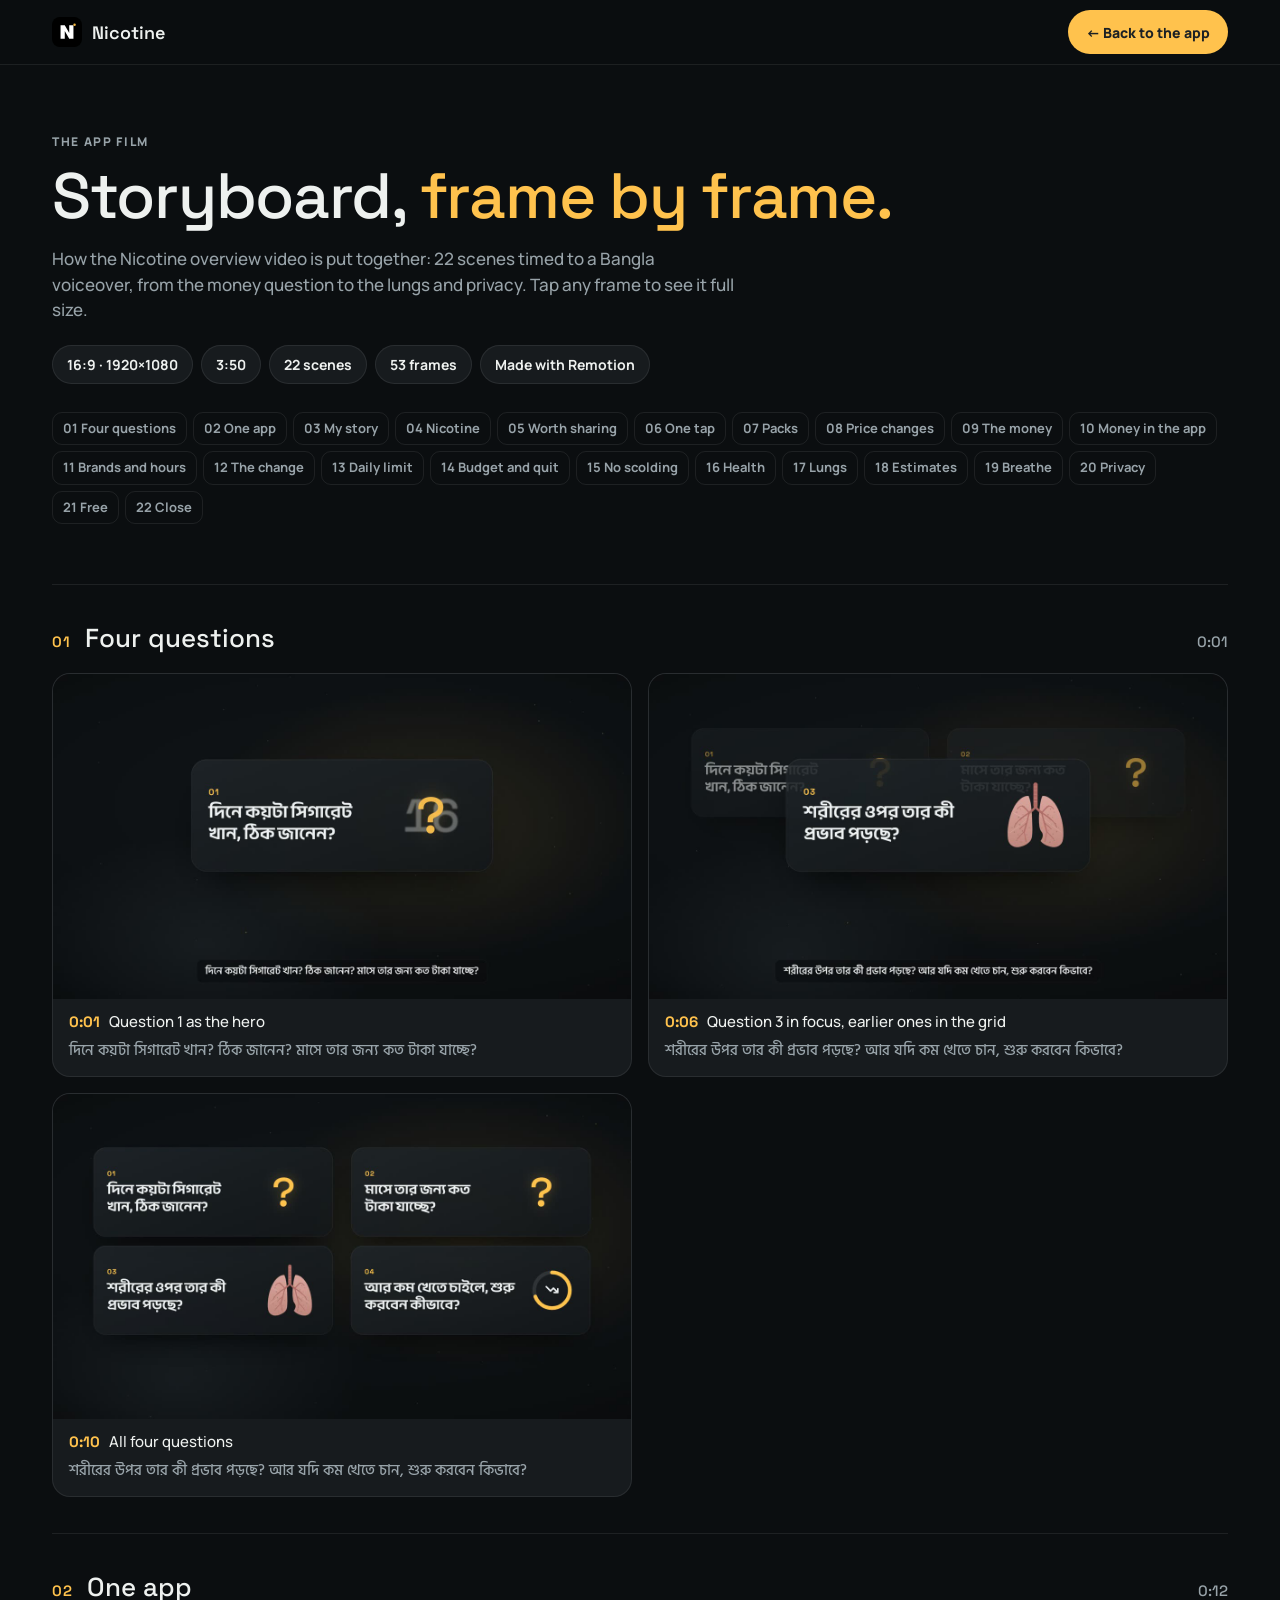
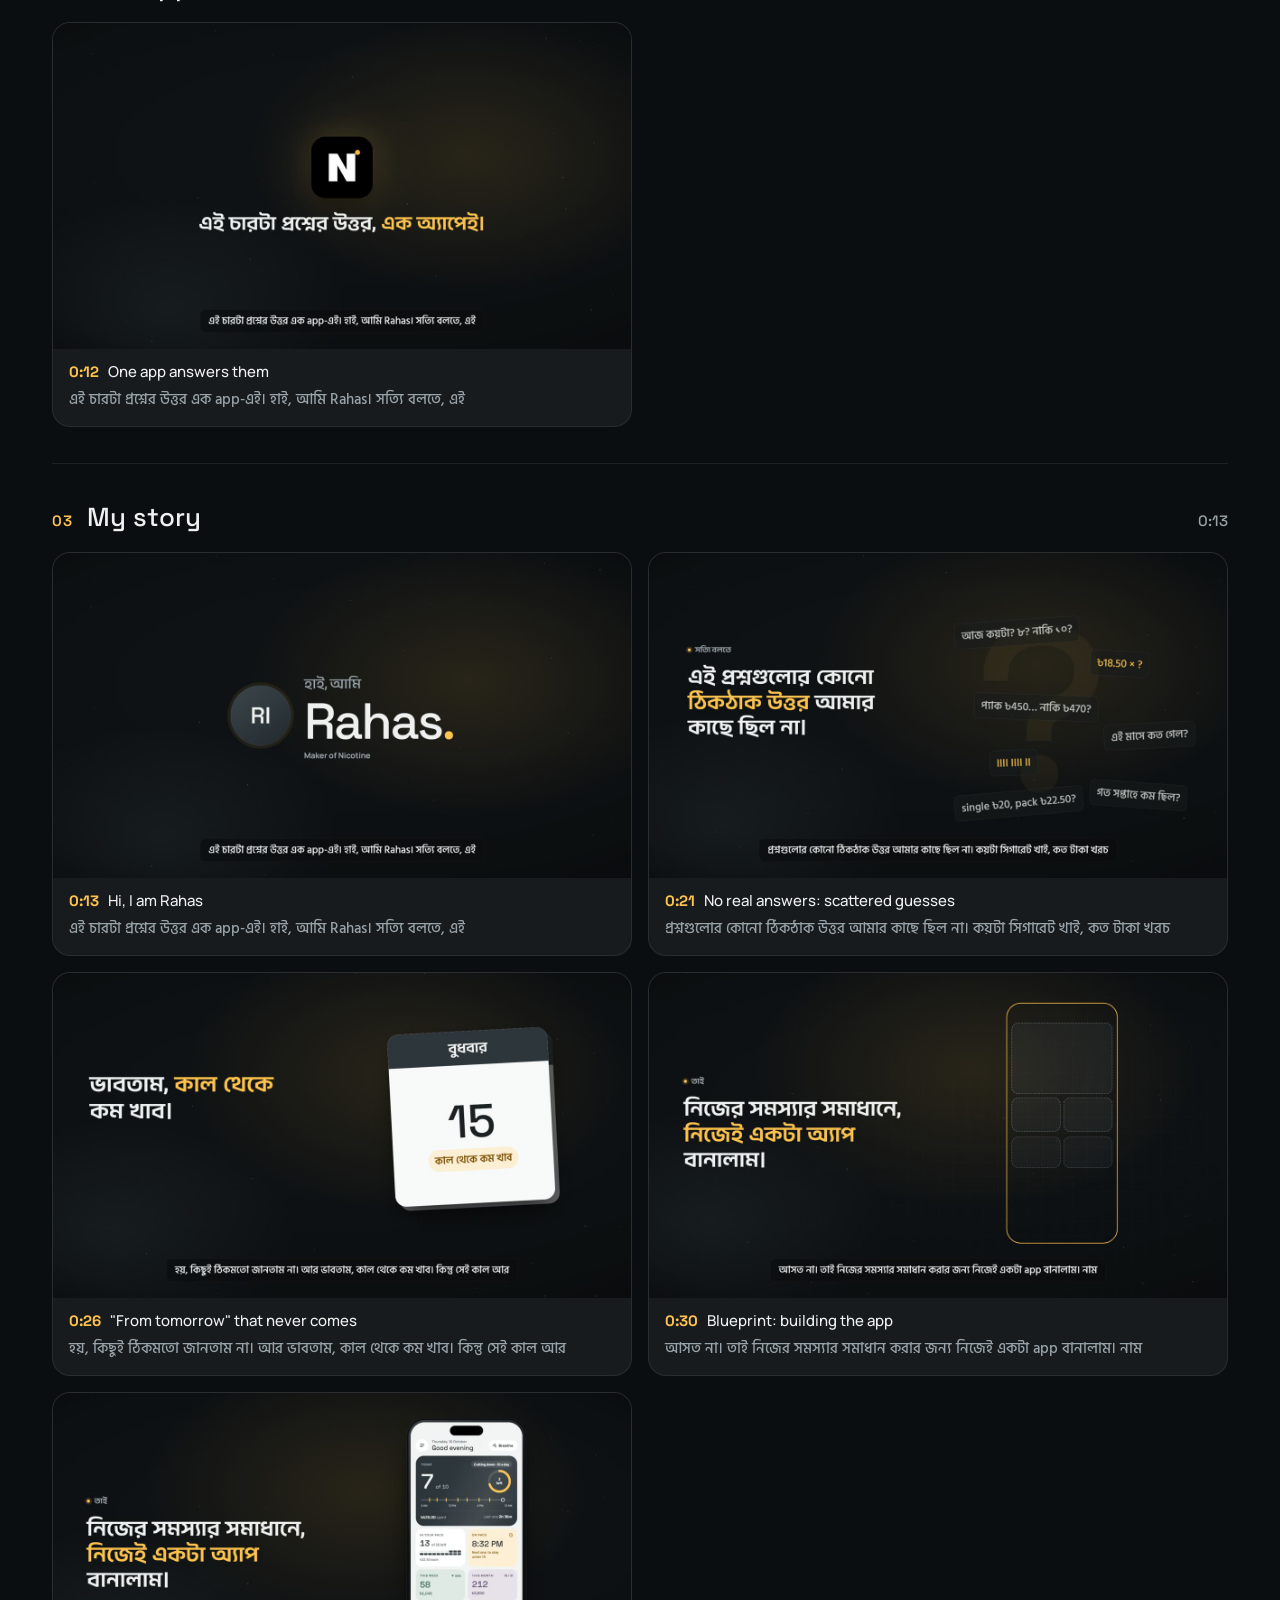
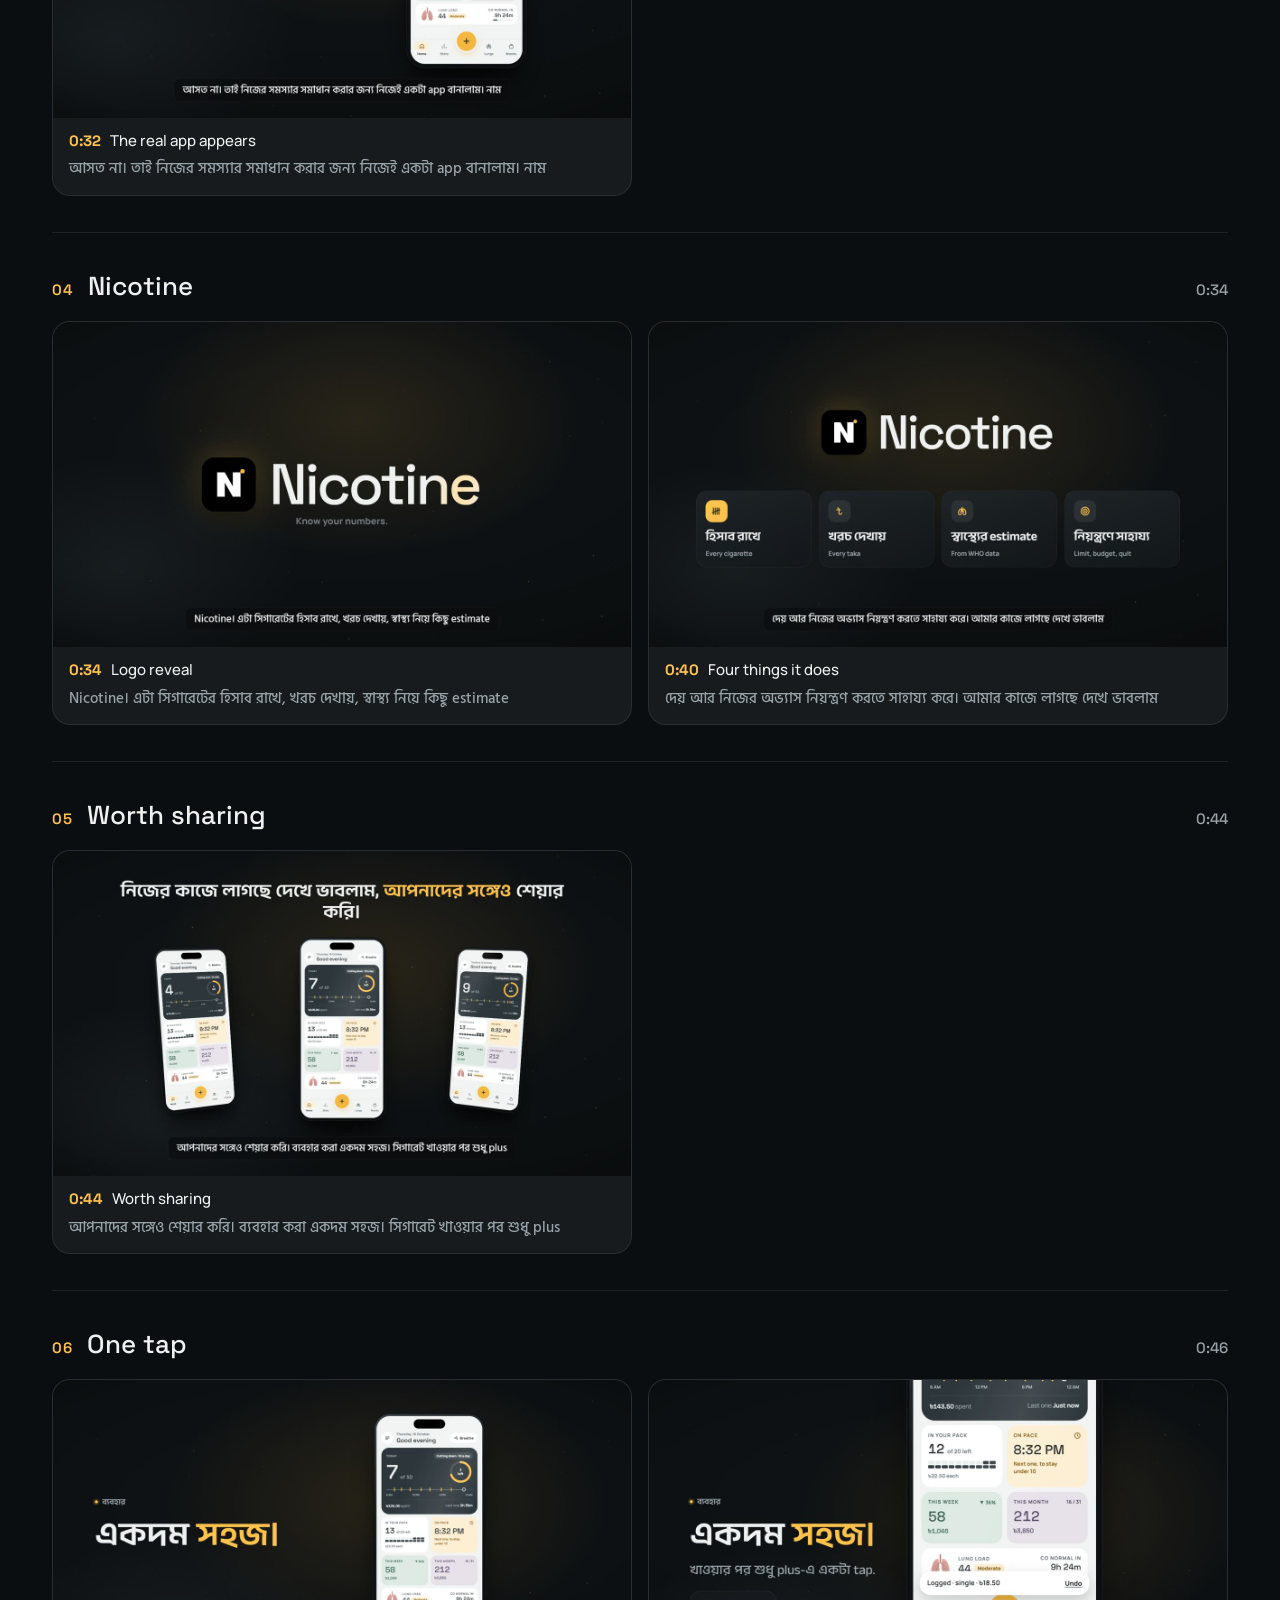
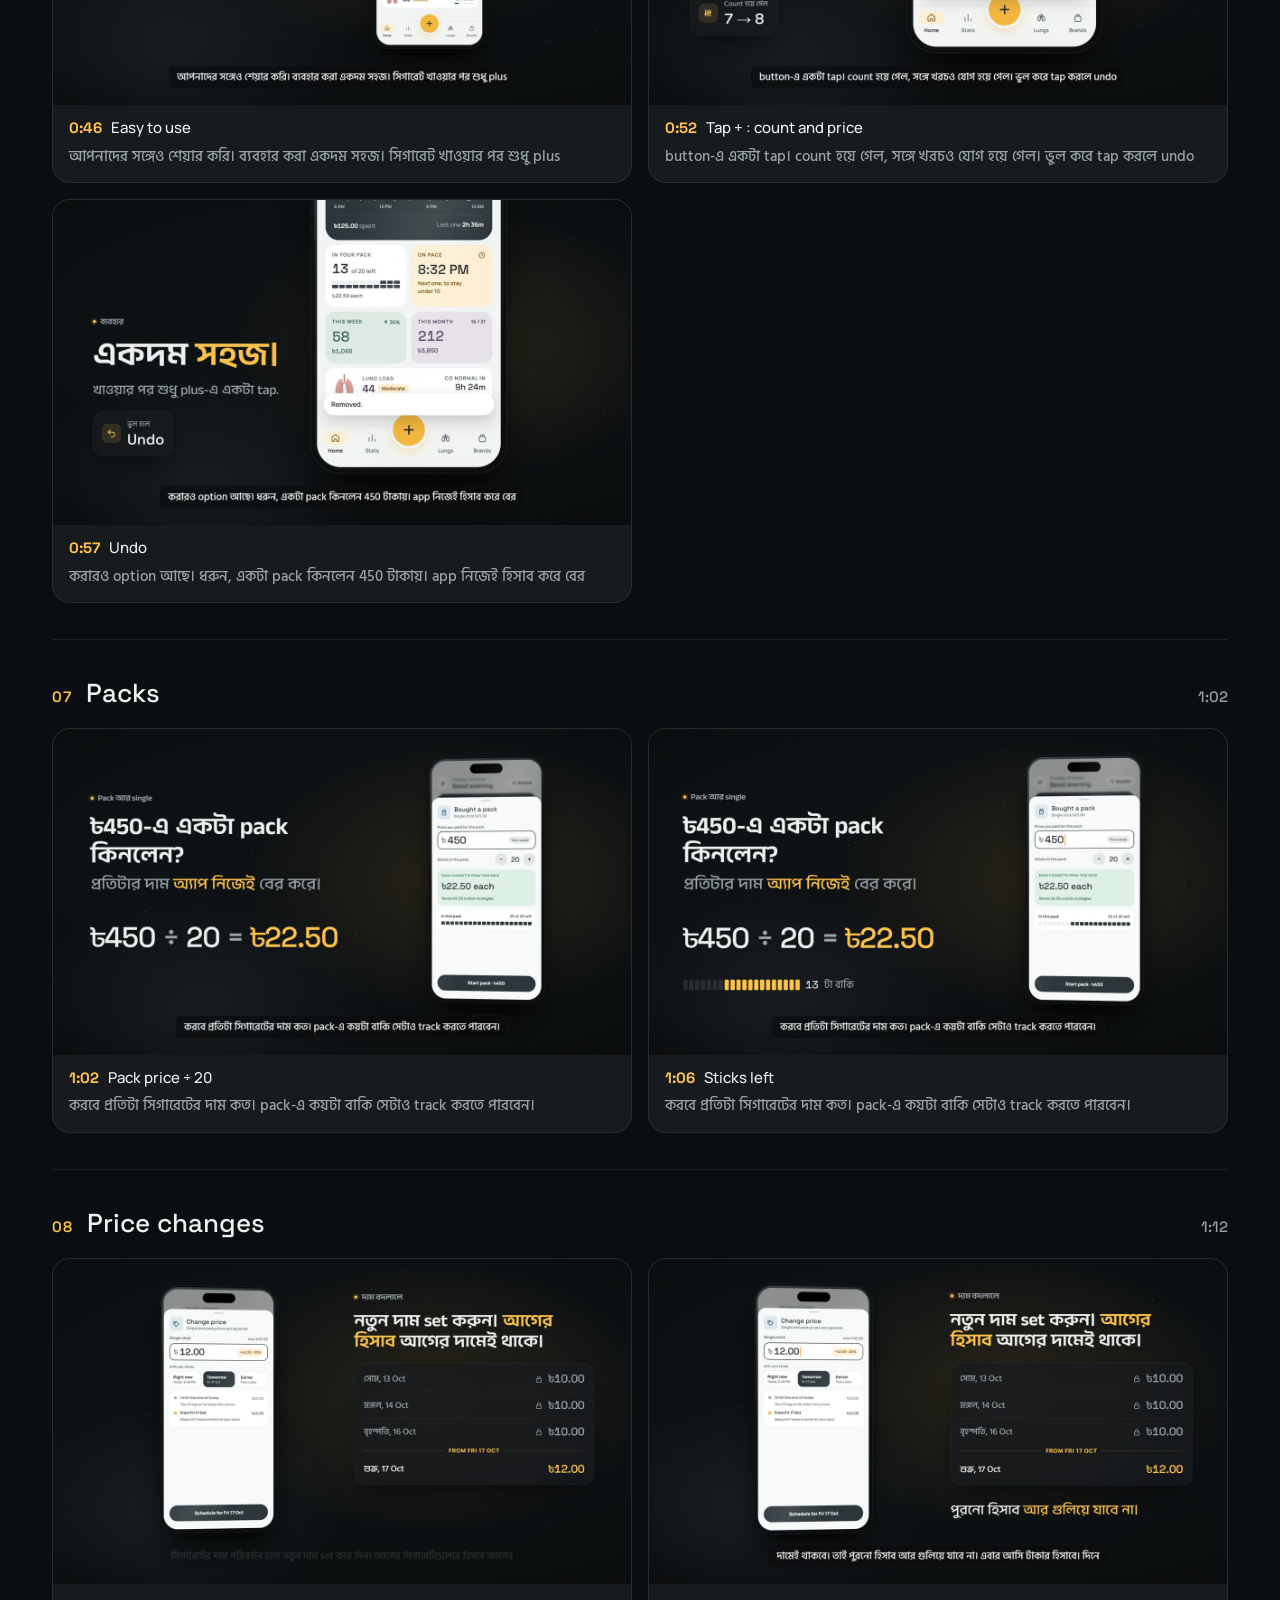
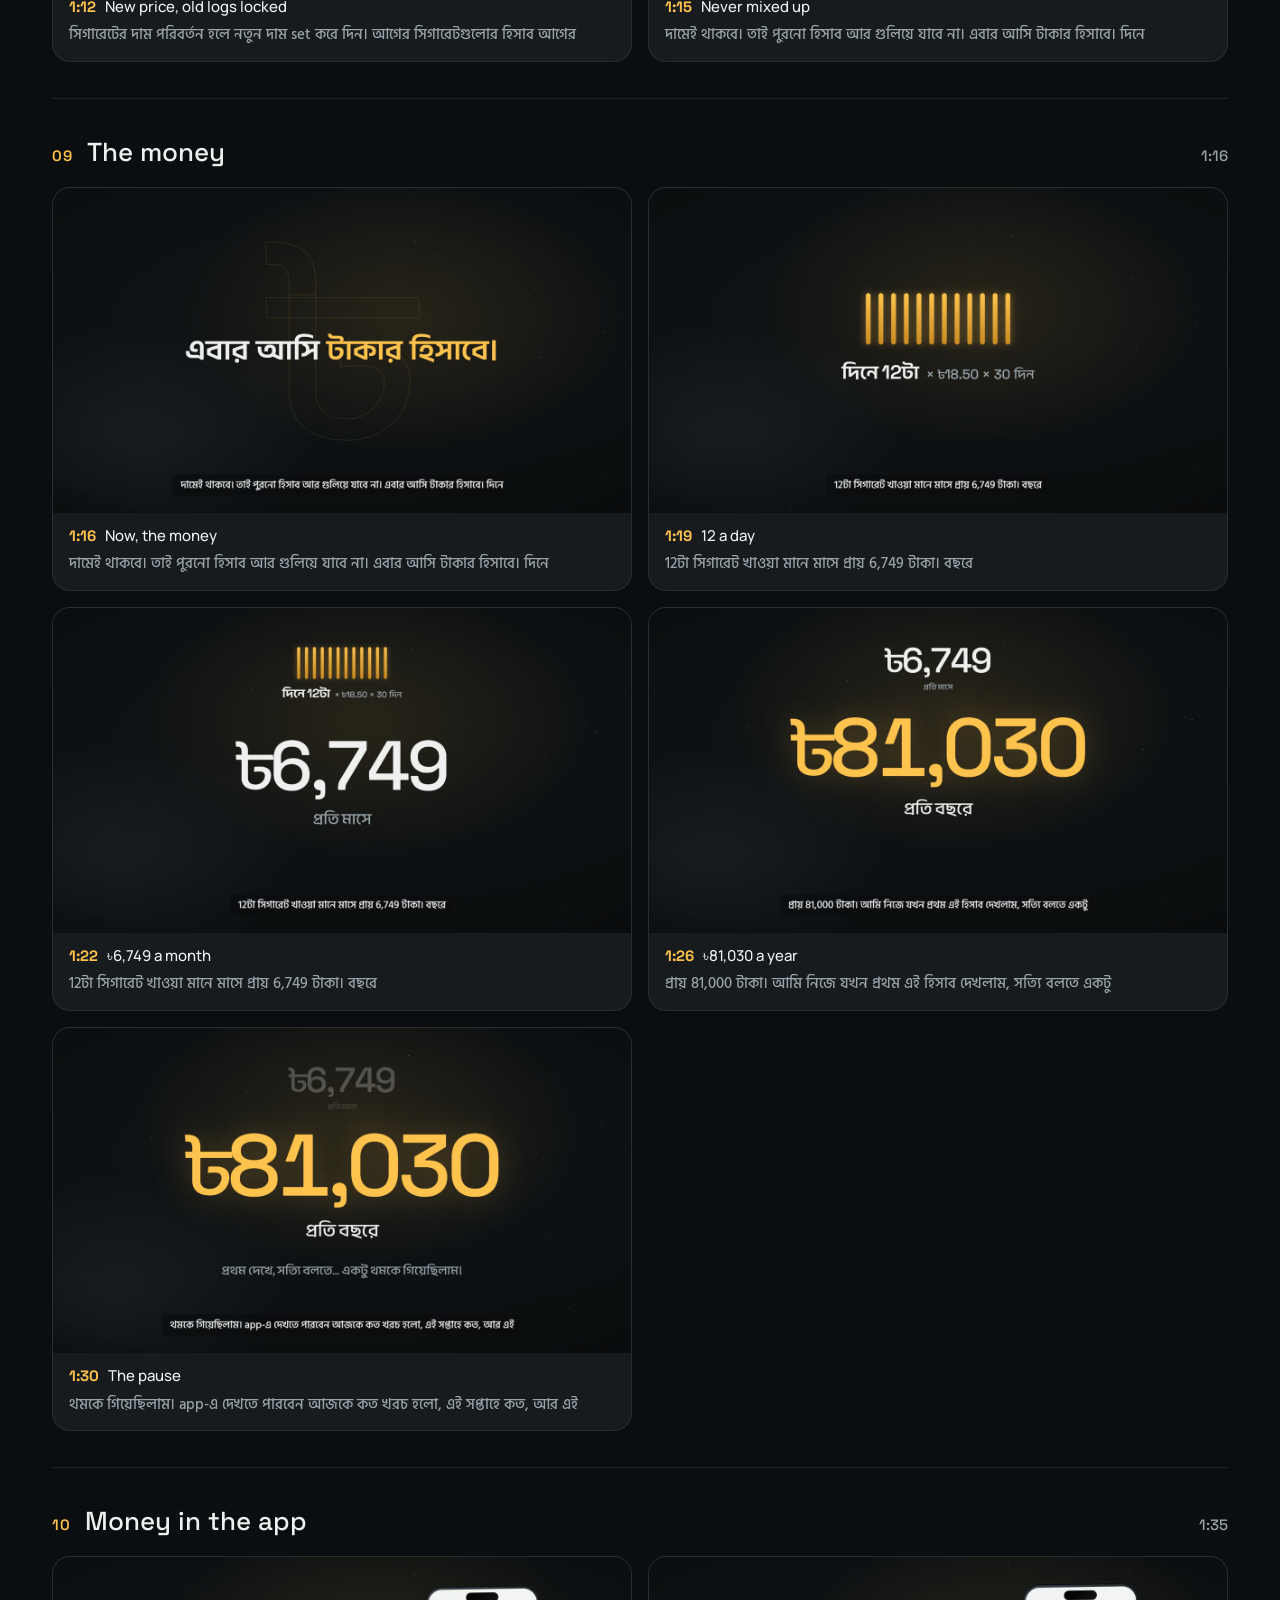
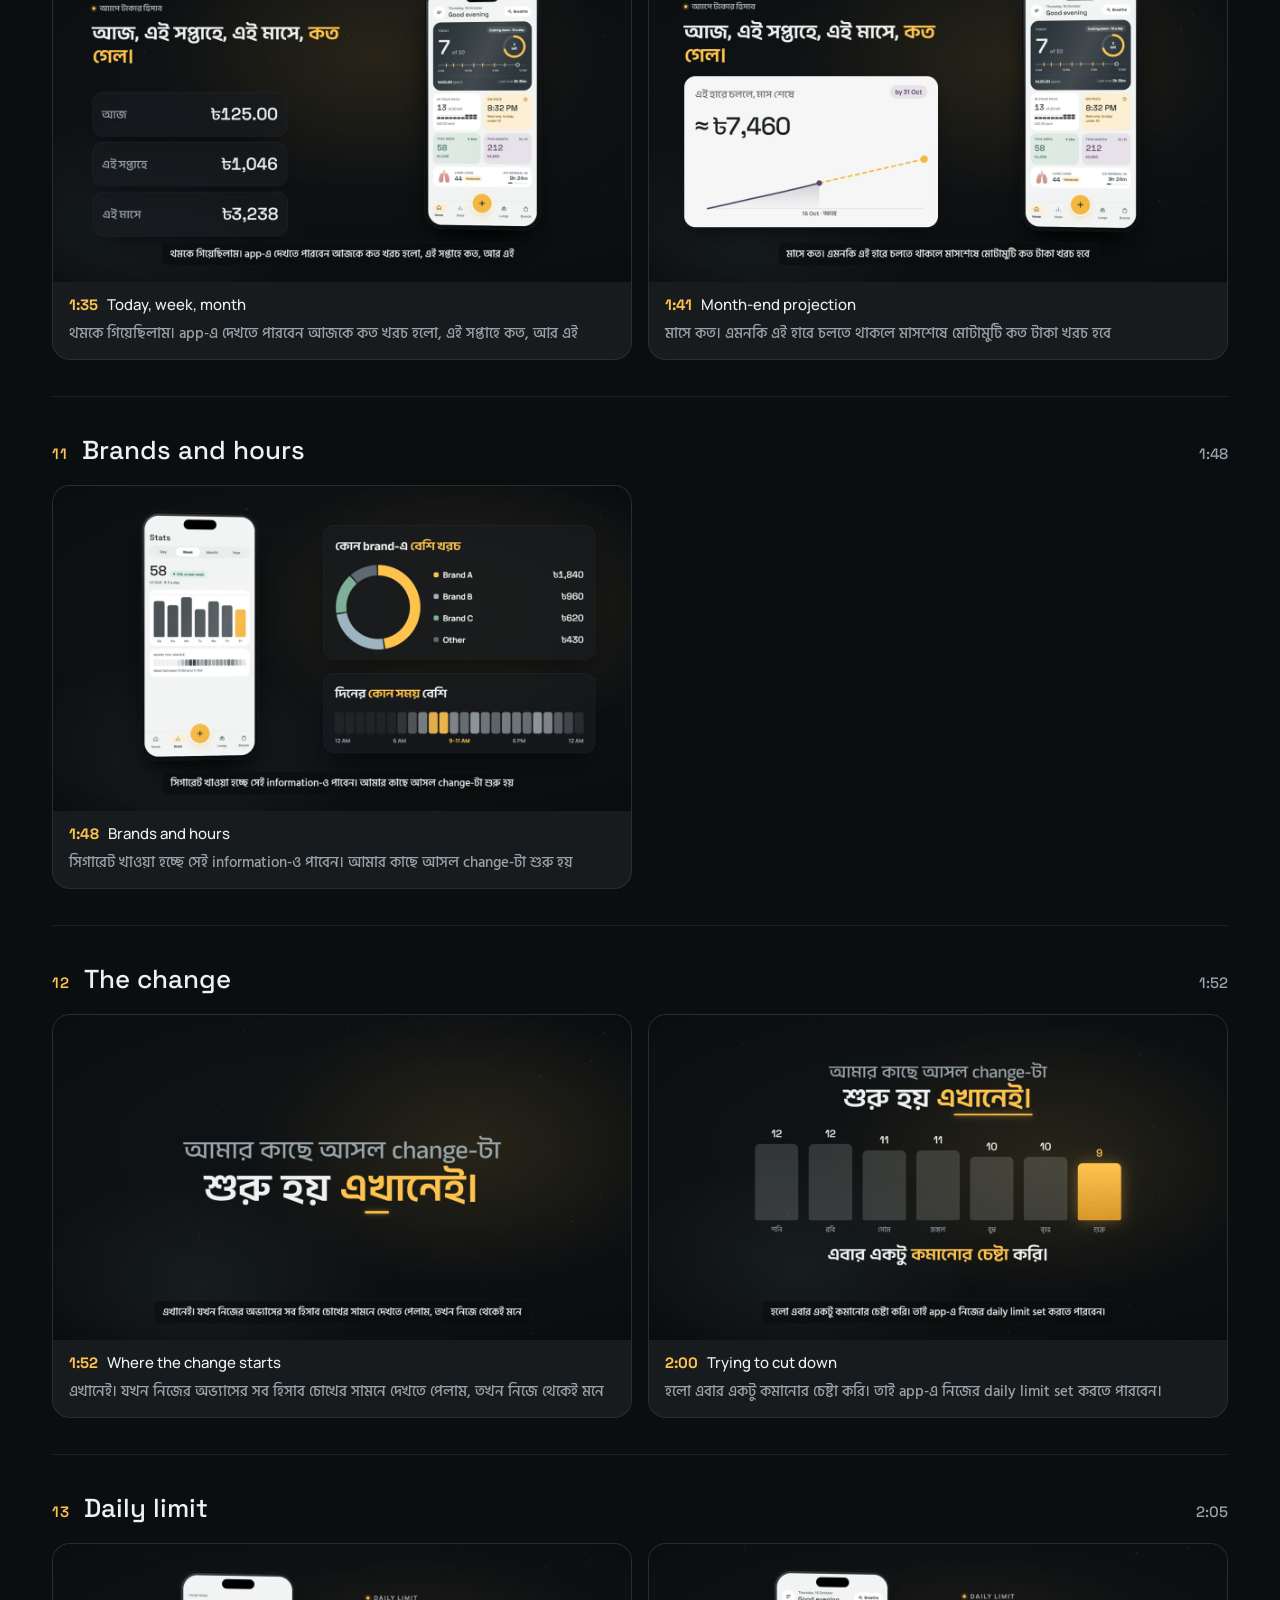
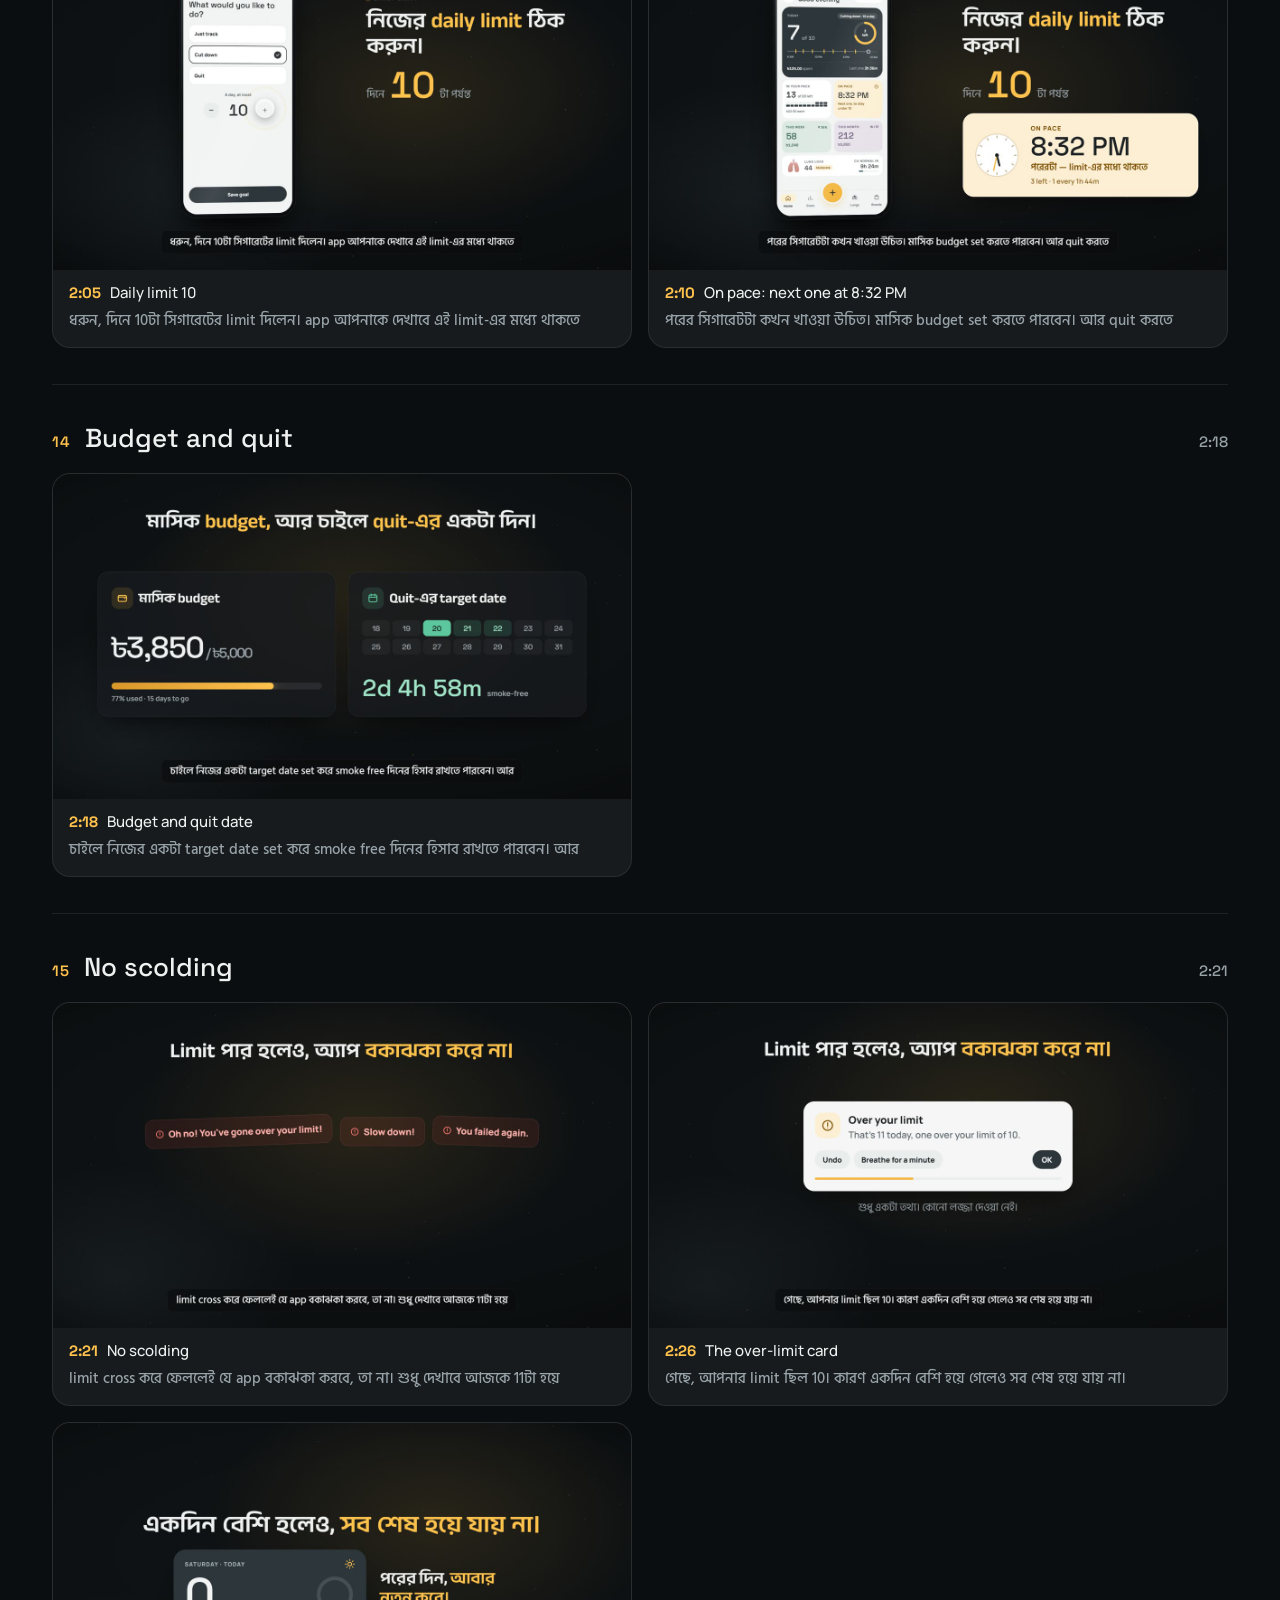
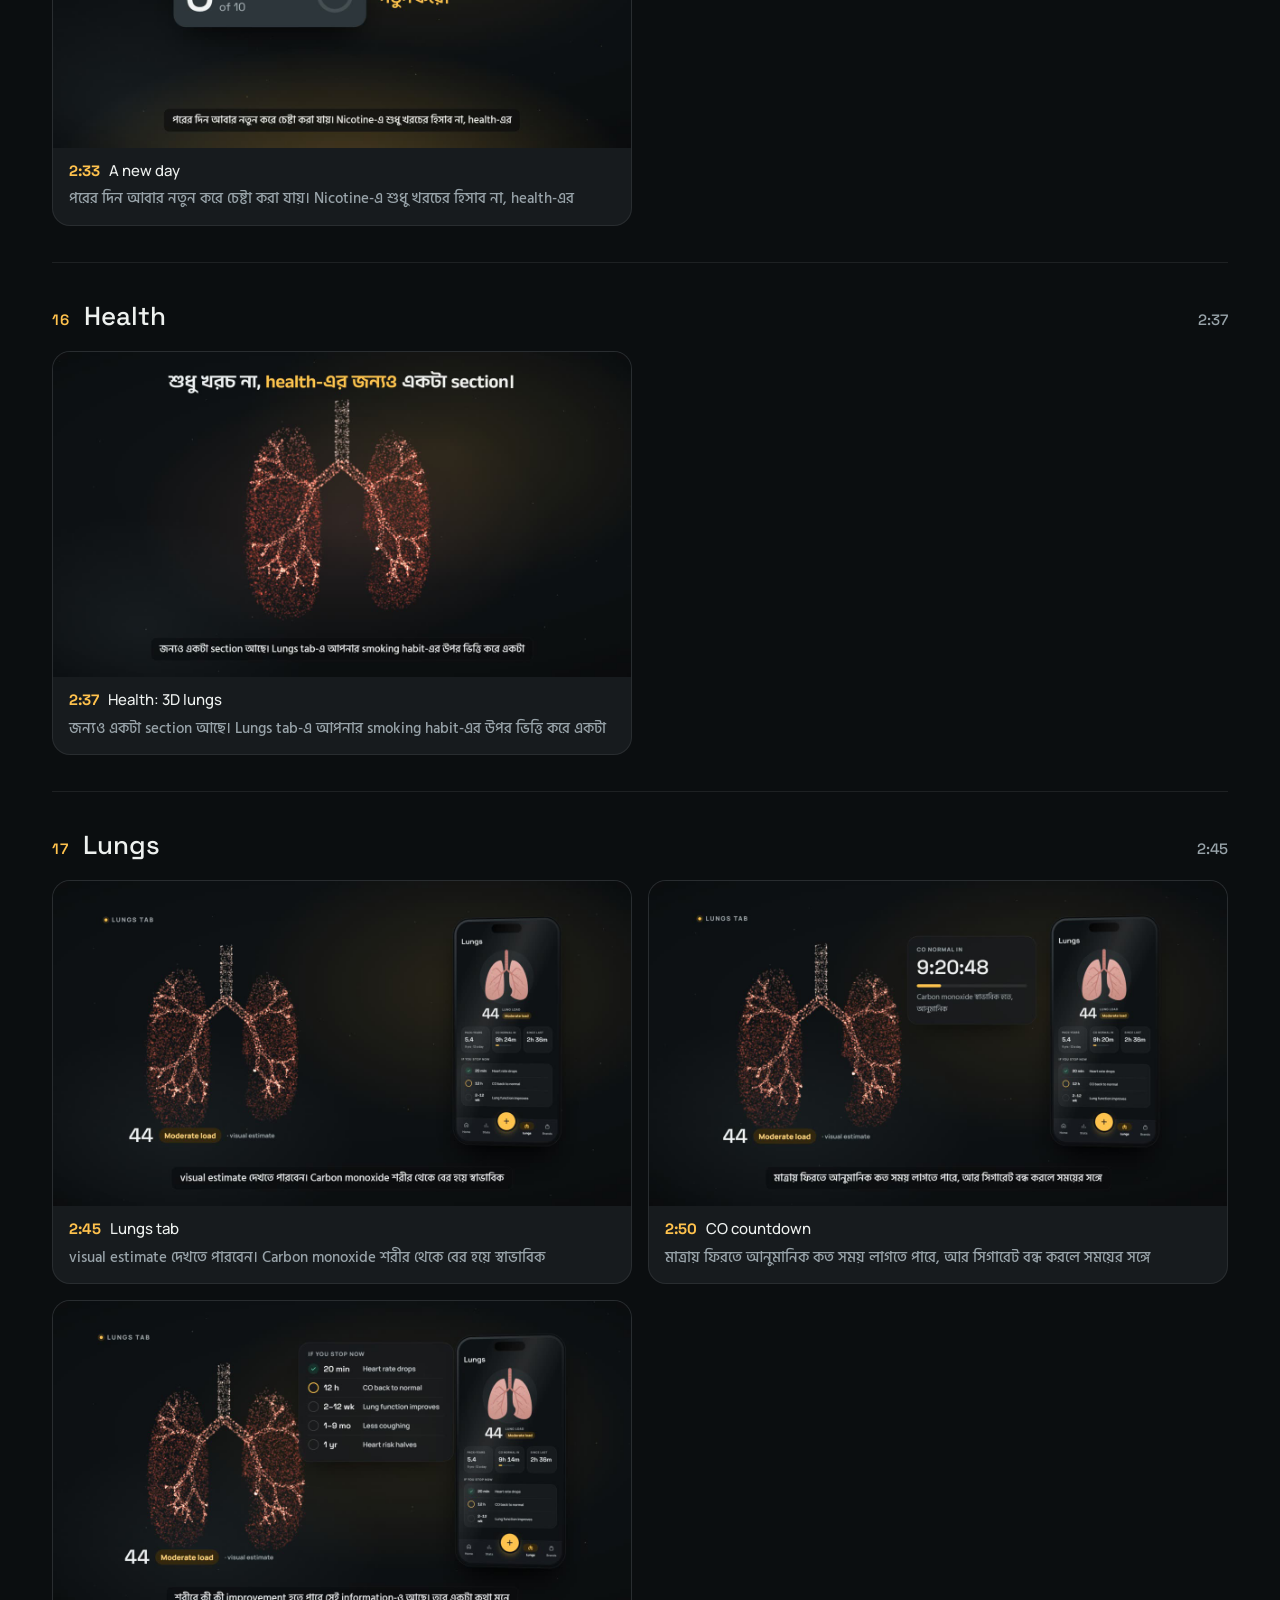
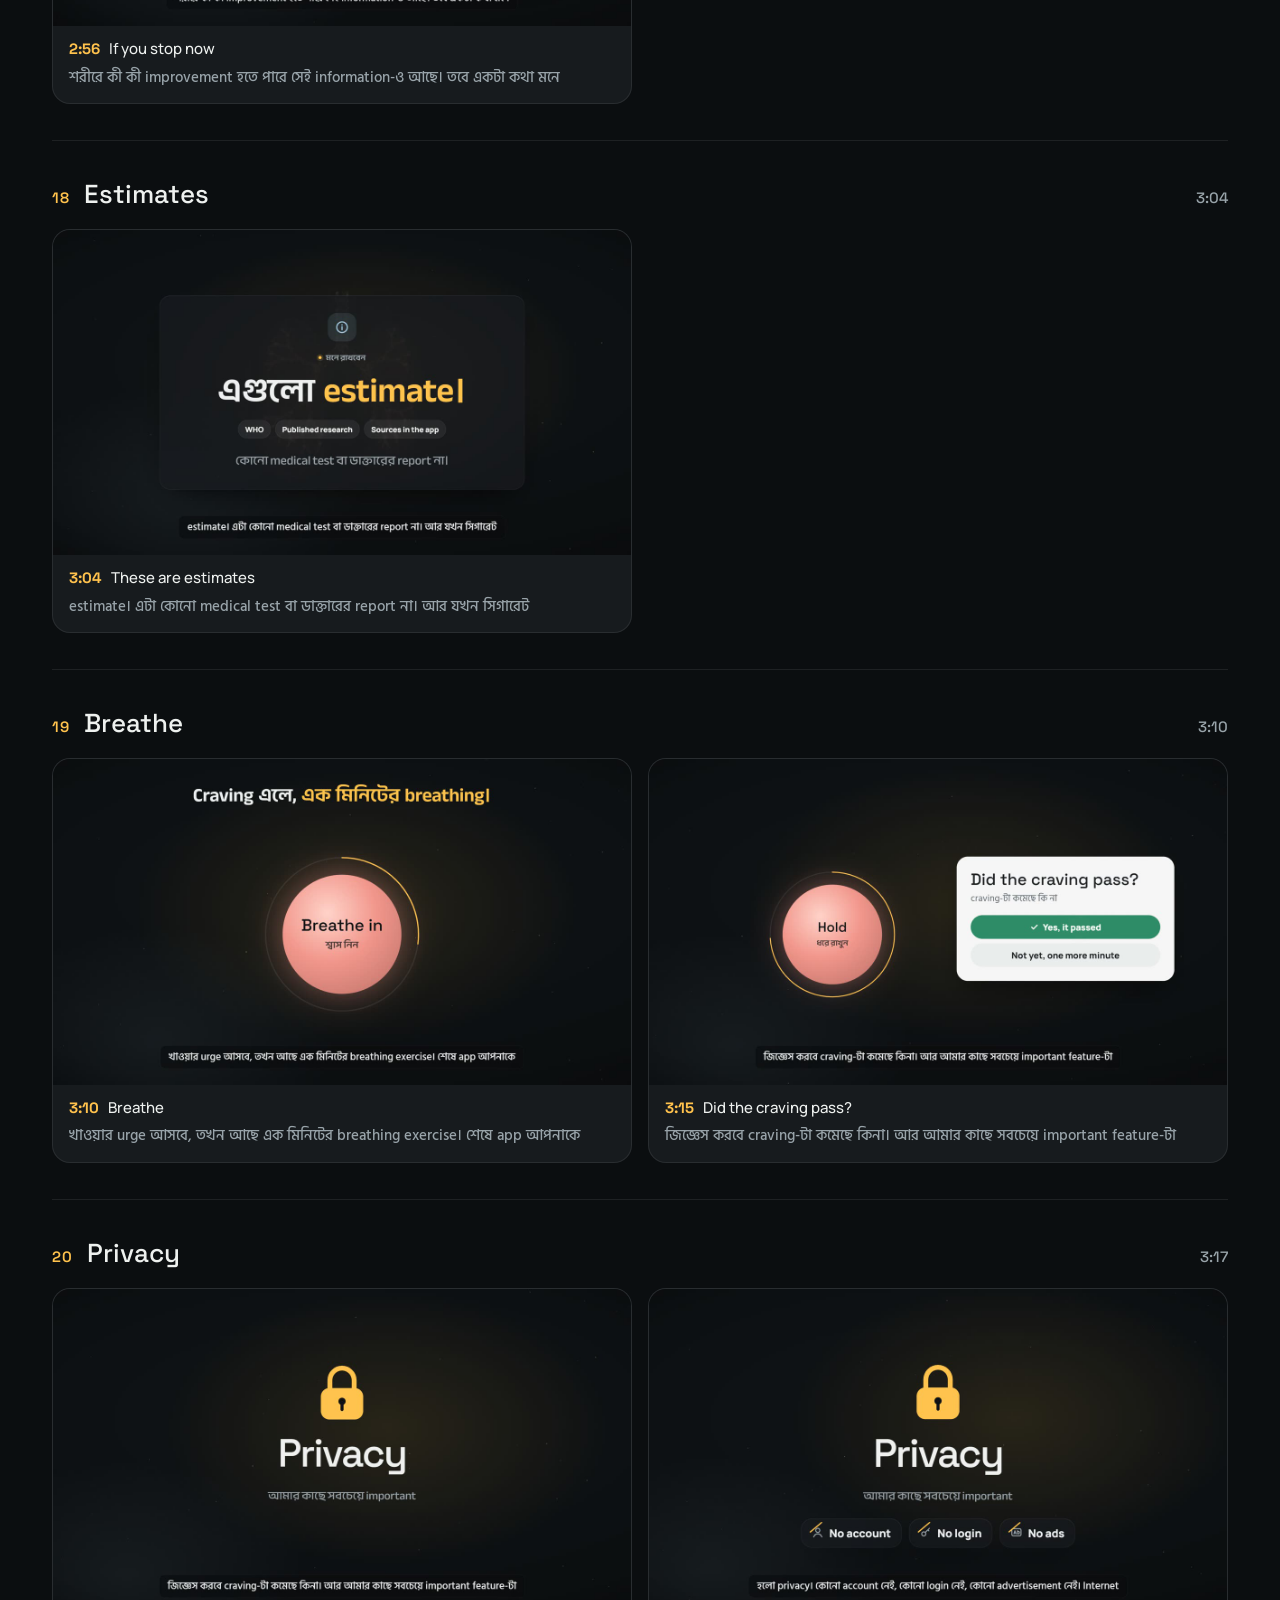
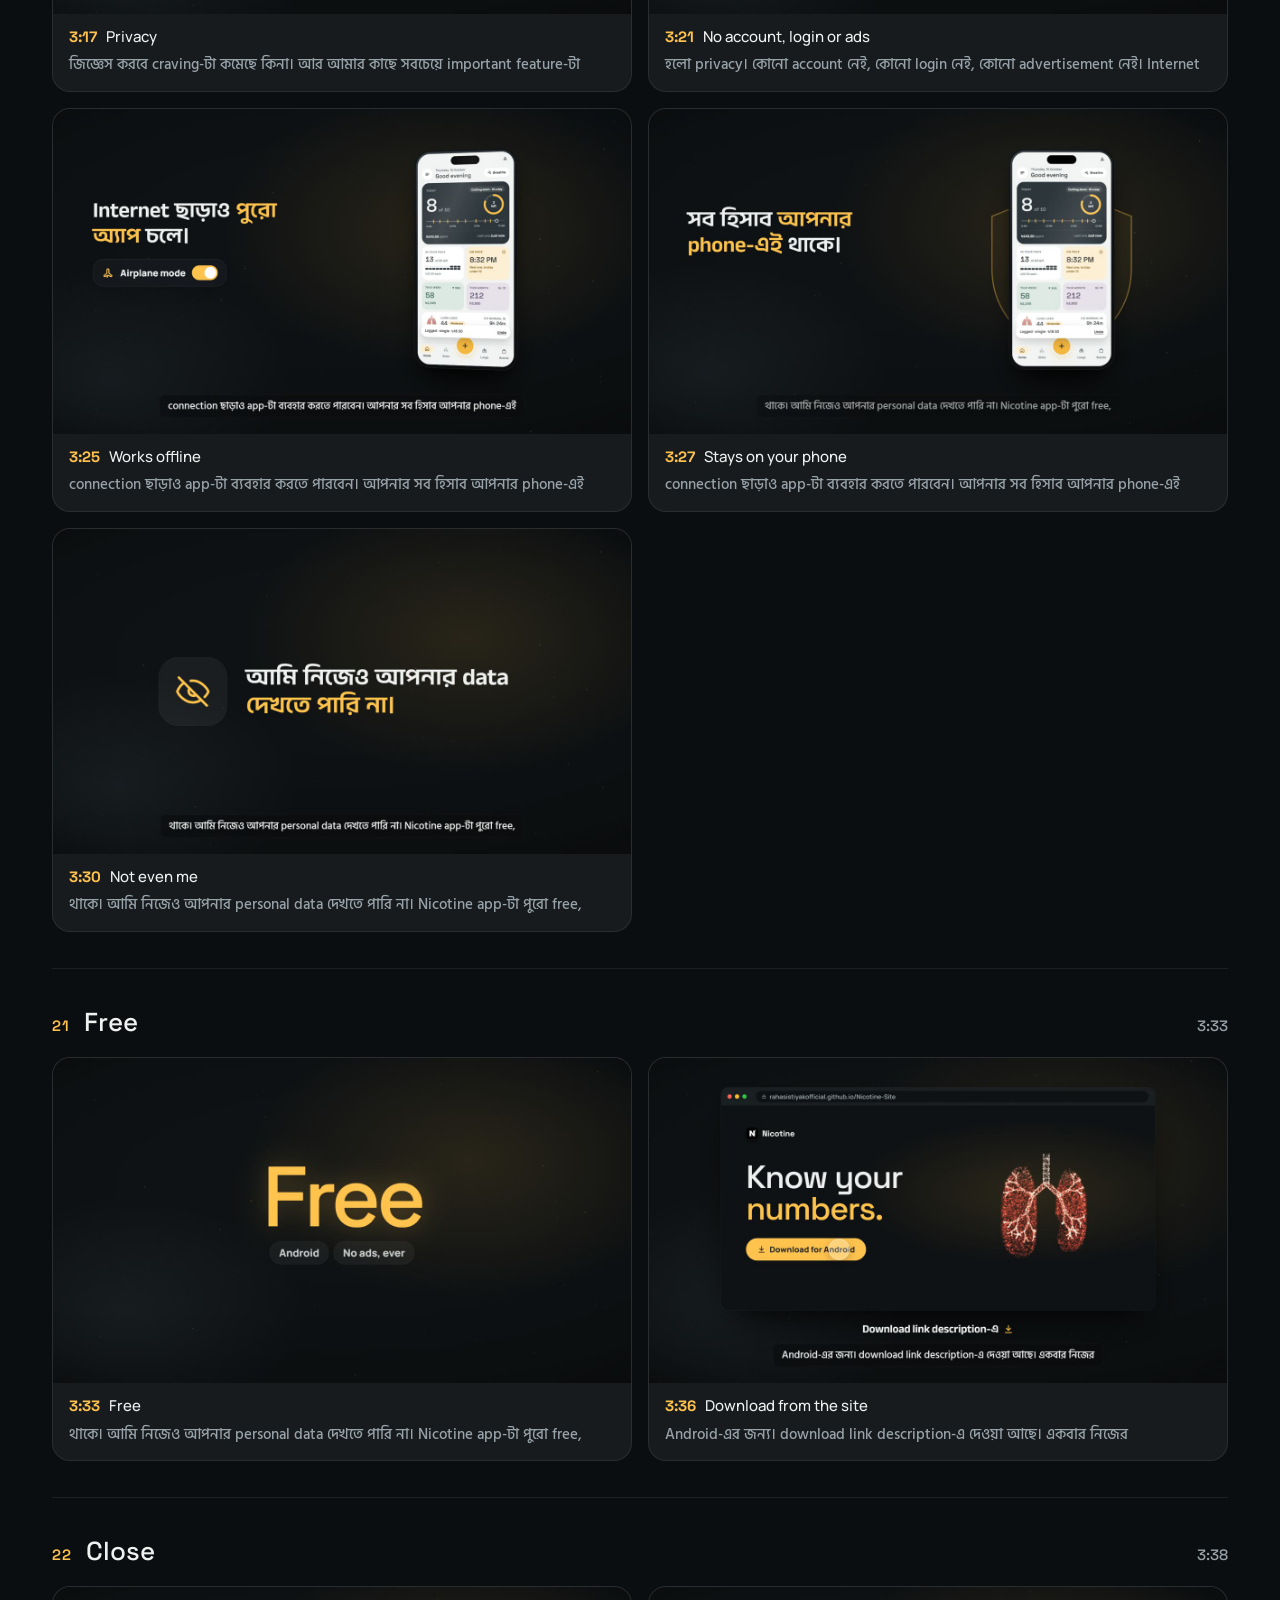
<file: docs/storyboard/index.html>
<!doctype html>
<html lang="en">
<head>
  <meta charset="utf-8">
  <meta name="viewport" content="width=device-width, initial-scale=1">
  <title>Storyboard · Nicotine</title>
  <meta name="description" content="Storyboard of the Nicotine app film: 22 scenes, 53 frames.">
  <link rel="icon" href="../assets/img/favicon.svg" type="image/svg+xml">
  <link rel="preconnect" href="https://fonts.googleapis.com">
  <link rel="preconnect" href="https://fonts.gstatic.com" crossorigin>
  <link rel="stylesheet" href="https://fonts.googleapis.com/css2?family=Manrope:wght@500;600;700;800&family=Space+Grotesk:wght@500;600&family=Hind+Siliguri:wght@500&display=swap">
  <style>
    :root { --bg: #0B0E10; --surface: #171B1E; --line: rgba(255,255,255,.08); --ink: #EEF1EF; --muted: #98A3A9; --ember: #FFC24D; }
    * { box-sizing: border-box; }
    body { margin: 0; background: var(--bg); color: var(--ink); font: 500 16px/1.5 Manrope, system-ui, sans-serif; }
    a { color: inherit; }
    :focus-visible { outline: 3px solid var(--ember); outline-offset: 3px; border-radius: 8px; }
    .wrap { max-width: 1240px; margin: 0 auto; padding: 0 clamp(16px, 4vw, 32px); }
    .top { position: sticky; top: 0; z-index: 5; background: rgba(11,14,16,.8); backdrop-filter: blur(20px); -webkit-backdrop-filter: blur(20px); border-bottom: 1px solid var(--line); }
    .top .wrap { display: flex; align-items: center; gap: 16px; height: 64px; }
    .brand { display: flex; align-items: center; gap: 10px; text-decoration: none; font: 600 18px 'Space Grotesk', sans-serif; }
    .brand svg { width: 30px; height: 30px; border-radius: 8px; }
    .back { margin-left: auto; display: inline-flex; align-items: center; gap: 8px; min-height: 44px; padding: 0 18px; border-radius: 999px; background: var(--ember); color: #1C2124; font-weight: 800; font-size: 14px; text-decoration: none; }
    .hero { padding: 56px 0 24px; }
    .eyebrow { font-size: 12px; font-weight: 800; letter-spacing: .14em; text-transform: uppercase; color: var(--muted); }
    h1 { font: 500 clamp(36px, 6vw, 64px)/1.05 'Space Grotesk', sans-serif; letter-spacing: -.02em; margin: 12px 0 0; }
    h1 em { font-style: normal; color: var(--ember); }
    .lead { color: var(--muted); max-width: 62ch; margin: 16px 0 0; font-size: 17px; }
    .chips { display: flex; flex-wrap: wrap; gap: 8px; margin-top: 22px; }
    .chips span { padding: 8px 14px; border-radius: 999px; background: var(--surface); border: 1px solid var(--line); font-size: 14px; font-weight: 700; }
    nav.index { display: flex; flex-wrap: wrap; gap: 6px; margin: 28px 0 8px; }
    nav.index a { text-decoration: none; font-size: 13px; font-weight: 700; color: var(--muted); padding: 6px 10px; border-radius: 10px; border: 1px solid var(--line); min-height: 32px; display: inline-flex; align-items: center; }
    nav.index a:hover { color: var(--ink); border-color: rgba(255,194,77,.5); }
    .scene { padding: 36px 0 8px; border-top: 1px solid var(--line); margin-top: 28px; scroll-margin-top: 80px; }
    .scene header { display: flex; align-items: baseline; gap: 14px; }
    .scene .n { font: 600 15px 'Space Grotesk', sans-serif; color: var(--ember); letter-spacing: .08em; }
    .scene h2 { font: 500 26px 'Space Grotesk', sans-serif; margin: 0; }
    .scene .t { margin-left: auto; color: var(--muted); font: 500 15px 'Space Grotesk', sans-serif; }
    .frames { display: grid; gap: 16px; margin-top: 18px; grid-template-columns: repeat(auto-fill, minmax(min(100%, 460px), 1fr)); }
    figure { margin: 0; background: var(--surface); border: 1px solid var(--line); border-radius: 18px; overflow: hidden; }
    figure img { display: block; width: 100%; height: auto; aspect-ratio: 16 / 9; background: #000; transition: transform .4s cubic-bezier(.33,1,.68,1); }
    figure a { display: block; overflow: hidden; }
    figure a:hover img { transform: scale(1.02); }
    figcaption { padding: 12px 16px 14px; font-size: 15px; }
    figcaption b { font-family: 'Space Grotesk', sans-serif; color: var(--ember); margin-right: 6px; }
    figcaption span { display: block; margin-top: 6px; color: var(--muted); font-family: 'Hind Siliguri', Manrope, sans-serif; font-size: 15px; }
    footer { padding: 48px 0 64px; color: var(--muted); font-size: 14px; }
  </style>
</head>
<body>
  <header class="top">
    <div class="wrap">
      <a class="brand" href="../" aria-label="Nicotine home">
        <svg viewBox="0 0 1024 1024" aria-hidden="true"><rect width="1024" height="1024" fill="#000"/><path d="M292 742V282H436L588 548V282H732V742H588L436 476V742Z" fill="#fff"/><circle cx="770" cy="262" r="42" fill="#F4B63E"/></svg>
        Nicotine
      </a>
      <a class="back" href="../">← Back to the app</a>
    </div>
  </header>
  <main class="wrap">
    <div class="hero">
      <p class="eyebrow">The app film</p>
      <h1>Storyboard, <em>frame by frame.</em></h1>
      <p class="lead">How the Nicotine overview video is put together: 22 scenes timed to a Bangla voiceover, from the money question to the lungs and privacy. Tap any frame to see it full size.</p>
      <div class="chips"><span>16:9 · 1920×1080</span><span>3:50</span><span>22 scenes</span><span>53 frames</span><span>Made with Remotion</span></div>
      <nav class="index" aria-label="Scenes">
        <a href="#s01">01 Four questions</a>
        <a href="#s02">02 One app</a>
        <a href="#s03">03 My story</a>
        <a href="#s04">04 Nicotine</a>
        <a href="#s05">05 Worth sharing</a>
        <a href="#s06">06 One tap</a>
        <a href="#s07">07 Packs</a>
        <a href="#s08">08 Price changes</a>
        <a href="#s09">09 The money</a>
        <a href="#s10">10 Money in the app</a>
        <a href="#s11">11 Brands and hours</a>
        <a href="#s12">12 The change</a>
        <a href="#s13">13 Daily limit</a>
        <a href="#s14">14 Budget and quit</a>
        <a href="#s15">15 No scolding</a>
        <a href="#s16">16 Health</a>
        <a href="#s17">17 Lungs</a>
        <a href="#s18">18 Estimates</a>
        <a href="#s19">19 Breathe</a>
        <a href="#s20">20 Privacy</a>
        <a href="#s21">21 Free</a>
        <a href="#s22">22 Close</a>
      </nav>
    </div>

    <section class="scene" id="s01">
      <header><span class="n">01</span><h2>Four questions</h2><span class="t">0:01</span></header>
      <div class="frames">
        <figure>
          <a href="frames/01_001.8.jpg" target="_blank" rel="noopener"><img src="frames/01_001.8.jpg" alt="Scene 01 at 0:01: Question 1 as the hero" loading="lazy" width="1280" height="720"></a>
          <figcaption><b>0:01</b> Question 1 as the hero<span lang="bn">দিনে কয়টা সিগারেট খান? ঠিক জানেন? মাসে তার জন্য কত টাকা যাচ্ছে?</span></figcaption>
        </figure>
        <figure>
          <a href="frames/01_006.2.jpg" target="_blank" rel="noopener"><img src="frames/01_006.2.jpg" alt="Scene 01 at 0:06: Question 3 in focus, earlier ones in the grid" loading="lazy" width="1280" height="720"></a>
          <figcaption><b>0:06</b> Question 3 in focus, earlier ones in the grid<span lang="bn">শরীরের উপর তার কী প্রভাব পড়ছে? আর যদি কম খেতে চান, শুরু করবেন কিভাবে?</span></figcaption>
        </figure>
        <figure>
          <a href="frames/01_010.2.jpg" target="_blank" rel="noopener"><img src="frames/01_010.2.jpg" alt="Scene 01 at 0:10: All four questions" loading="lazy" width="1280" height="720"></a>
          <figcaption><b>0:10</b> All four questions<span lang="bn">শরীরের উপর তার কী প্রভাব পড়ছে? আর যদি কম খেতে চান, শুরু করবেন কিভাবে?</span></figcaption>
        </figure>
      </div>
    </section>

    <section class="scene" id="s02">
      <header><span class="n">02</span><h2>One app</h2><span class="t">0:12</span></header>
      <div class="frames">
        <figure>
          <a href="frames/02_012.3.jpg" target="_blank" rel="noopener"><img src="frames/02_012.3.jpg" alt="Scene 02 at 0:12: One app answers them" loading="lazy" width="1280" height="720"></a>
          <figcaption><b>0:12</b> One app answers them<span lang="bn">এই চারটা প্রশ্নের উত্তর এক app-এই। হাই, আমি Rahas। সত্যি বলতে, এই</span></figcaption>
        </figure>
      </div>
    </section>

    <section class="scene" id="s03">
      <header><span class="n">03</span><h2>My story</h2><span class="t">0:13</span></header>
      <div class="frames">
        <figure>
          <a href="frames/03_013.9.jpg" target="_blank" rel="noopener"><img src="frames/03_013.9.jpg" alt="Scene 03 at 0:13: Hi, I am Rahas" loading="lazy" width="1280" height="720"></a>
          <figcaption><b>0:13</b> Hi, I am Rahas<span lang="bn">এই চারটা প্রশ্নের উত্তর এক app-এই। হাই, আমি Rahas। সত্যি বলতে, এই</span></figcaption>
        </figure>
        <figure>
          <a href="frames/03_021.0.jpg" target="_blank" rel="noopener"><img src="frames/03_021.0.jpg" alt="Scene 03 at 0:21: No real answers: scattered guesses" loading="lazy" width="1280" height="720"></a>
          <figcaption><b>0:21</b> No real answers: scattered guesses<span lang="bn">প্রশ্নগুলোর কোনো ঠিকঠাক উত্তর আমার কাছে ছিল না। কয়টা সিগারেট খাই, কত টাকা খরচ</span></figcaption>
        </figure>
        <figure>
          <a href="frames/03_026.0.jpg" target="_blank" rel="noopener"><img src="frames/03_026.0.jpg" alt="Scene 03 at 0:26: "From tomorrow" that never comes" loading="lazy" width="1280" height="720"></a>
          <figcaption><b>0:26</b> "From tomorrow" that never comes<span lang="bn">হয়, কিছুই ঠিকমতো জানতাম না। আর ভাবতাম, কাল থেকে কম খাব। কিন্তু সেই কাল আর</span></figcaption>
        </figure>
        <figure>
          <a href="frames/03_030.2.jpg" target="_blank" rel="noopener"><img src="frames/03_030.2.jpg" alt="Scene 03 at 0:30: Blueprint: building the app" loading="lazy" width="1280" height="720"></a>
          <figcaption><b>0:30</b> Blueprint: building the app<span lang="bn">আসত না। তাই নিজের সমস্যার সমাধান করার জন্য নিজেই একটা app বানালাম। নাম</span></figcaption>
        </figure>
        <figure>
          <a href="frames/03_032.6.jpg" target="_blank" rel="noopener"><img src="frames/03_032.6.jpg" alt="Scene 03 at 0:32: The real app appears" loading="lazy" width="1280" height="720"></a>
          <figcaption><b>0:32</b> The real app appears<span lang="bn">আসত না। তাই নিজের সমস্যার সমাধান করার জন্য নিজেই একটা app বানালাম। নাম</span></figcaption>
        </figure>
      </div>
    </section>

    <section class="scene" id="s04">
      <header><span class="n">04</span><h2>Nicotine</h2><span class="t">0:34</span></header>
      <div class="frames">
        <figure>
          <a href="frames/04_034.2.jpg" target="_blank" rel="noopener"><img src="frames/04_034.2.jpg" alt="Scene 04 at 0:34: Logo reveal" loading="lazy" width="1280" height="720"></a>
          <figcaption><b>0:34</b> Logo reveal<span lang="bn">Nicotine। এটা সিগারেটের হিসাব রাখে, খরচ দেখায়, স্বাস্থ্য নিয়ে কিছু estimate</span></figcaption>
        </figure>
        <figure>
          <a href="frames/04_040.3.jpg" target="_blank" rel="noopener"><img src="frames/04_040.3.jpg" alt="Scene 04 at 0:40: Four things it does" loading="lazy" width="1280" height="720"></a>
          <figcaption><b>0:40</b> Four things it does<span lang="bn">দেয় আর নিজের অভ্যাস নিয়ন্ত্রণ করতে সাহায্য করে। আমার কাজে লাগছে দেখে ভাবলাম</span></figcaption>
        </figure>
      </div>
    </section>

    <section class="scene" id="s05">
      <header><span class="n">05</span><h2>Worth sharing</h2><span class="t">0:44</span></header>
      <div class="frames">
        <figure>
          <a href="frames/05_044.9.jpg" target="_blank" rel="noopener"><img src="frames/05_044.9.jpg" alt="Scene 05 at 0:44: Worth sharing" loading="lazy" width="1280" height="720"></a>
          <figcaption><b>0:44</b> Worth sharing<span lang="bn">আপনাদের সঙ্গেও শেয়ার করি। ব্যবহার করা একদম সহজ। সিগারেট খাওয়ার পর শুধু plus</span></figcaption>
        </figure>
      </div>
    </section>

    <section class="scene" id="s06">
      <header><span class="n">06</span><h2>One tap</h2><span class="t">0:46</span></header>
      <div class="frames">
        <figure>
          <a href="frames/06_046.8.jpg" target="_blank" rel="noopener"><img src="frames/06_046.8.jpg" alt="Scene 06 at 0:46: Easy to use" loading="lazy" width="1280" height="720"></a>
          <figcaption><b>0:46</b> Easy to use<span lang="bn">আপনাদের সঙ্গেও শেয়ার করি। ব্যবহার করা একদম সহজ। সিগারেট খাওয়ার পর শুধু plus</span></figcaption>
        </figure>
        <figure>
          <a href="frames/06_052.2.jpg" target="_blank" rel="noopener"><img src="frames/06_052.2.jpg" alt="Scene 06 at 0:52: Tap + : count and price" loading="lazy" width="1280" height="720"></a>
          <figcaption><b>0:52</b> Tap + : count and price<span lang="bn">button-এ একটা tap। count হয়ে গেল, সঙ্গে খরচও যোগ হয়ে গেল। ভুল করে tap করলে undo</span></figcaption>
        </figure>
        <figure>
          <a href="frames/06_057.0.jpg" target="_blank" rel="noopener"><img src="frames/06_057.0.jpg" alt="Scene 06 at 0:57: Undo" loading="lazy" width="1280" height="720"></a>
          <figcaption><b>0:57</b> Undo<span lang="bn">করারও option আছে। ধরুন, একটা pack কিনলেন 450 টাকায়। app নিজেই হিসাব করে বের</span></figcaption>
        </figure>
      </div>
    </section>

    <section class="scene" id="s07">
      <header><span class="n">07</span><h2>Packs</h2><span class="t">1:02</span></header>
      <div class="frames">
        <figure>
          <a href="frames/07_062.9.jpg" target="_blank" rel="noopener"><img src="frames/07_062.9.jpg" alt="Scene 07 at 1:02: Pack price ÷ 20" loading="lazy" width="1280" height="720"></a>
          <figcaption><b>1:02</b> Pack price ÷ 20<span lang="bn">করবে প্রতিটা সিগারেটের দাম কত। pack-এ কয়টা বাকি সেটাও track করতে পারবেন।</span></figcaption>
        </figure>
        <figure>
          <a href="frames/07_066.6.jpg" target="_blank" rel="noopener"><img src="frames/07_066.6.jpg" alt="Scene 07 at 1:06: Sticks left" loading="lazy" width="1280" height="720"></a>
          <figcaption><b>1:06</b> Sticks left<span lang="bn">করবে প্রতিটা সিগারেটের দাম কত। pack-এ কয়টা বাকি সেটাও track করতে পারবেন।</span></figcaption>
        </figure>
      </div>
    </section>

    <section class="scene" id="s08">
      <header><span class="n">08</span><h2>Price changes</h2><span class="t">1:12</span></header>
      <div class="frames">
        <figure>
          <a href="frames/08_072.6.jpg" target="_blank" rel="noopener"><img src="frames/08_072.6.jpg" alt="Scene 08 at 1:12: New price, old logs locked" loading="lazy" width="1280" height="720"></a>
          <figcaption><b>1:12</b> New price, old logs locked<span lang="bn">সিগারেটের দাম পরিবর্তন হলে নতুন দাম set করে দিন। আগের সিগারেটগুলোর হিসাব আগের</span></figcaption>
        </figure>
        <figure>
          <a href="frames/08_075.2.jpg" target="_blank" rel="noopener"><img src="frames/08_075.2.jpg" alt="Scene 08 at 1:15: Never mixed up" loading="lazy" width="1280" height="720"></a>
          <figcaption><b>1:15</b> Never mixed up<span lang="bn">দামেই থাকবে। তাই পুরনো হিসাব আর গুলিয়ে যাবে না। এবার আসি টাকার হিসাবে। দিনে</span></figcaption>
        </figure>
      </div>
    </section>

    <section class="scene" id="s09">
      <header><span class="n">09</span><h2>The money</h2><span class="t">1:16</span></header>
      <div class="frames">
        <figure>
          <a href="frames/09_076.8.jpg" target="_blank" rel="noopener"><img src="frames/09_076.8.jpg" alt="Scene 09 at 1:16: Now, the money" loading="lazy" width="1280" height="720"></a>
          <figcaption><b>1:16</b> Now, the money<span lang="bn">দামেই থাকবে। তাই পুরনো হিসাব আর গুলিয়ে যাবে না। এবার আসি টাকার হিসাবে। দিনে</span></figcaption>
        </figure>
        <figure>
          <a href="frames/09_079.6.jpg" target="_blank" rel="noopener"><img src="frames/09_079.6.jpg" alt="Scene 09 at 1:19: 12 a day" loading="lazy" width="1280" height="720"></a>
          <figcaption><b>1:19</b> 12 a day<span lang="bn">12টা সিগারেট খাওয়া মানে মাসে প্রায় 6,749 টাকা। বছরে</span></figcaption>
        </figure>
        <figure>
          <a href="frames/09_082.8.jpg" target="_blank" rel="noopener"><img src="frames/09_082.8.jpg" alt="Scene 09 at 1:22: ৳6,749 a month" loading="lazy" width="1280" height="720"></a>
          <figcaption><b>1:22</b> ৳6,749 a month<span lang="bn">12টা সিগারেট খাওয়া মানে মাসে প্রায় 6,749 টাকা। বছরে</span></figcaption>
        </figure>
        <figure>
          <a href="frames/09_086.2.jpg" target="_blank" rel="noopener"><img src="frames/09_086.2.jpg" alt="Scene 09 at 1:26: ৳81,030 a year" loading="lazy" width="1280" height="720"></a>
          <figcaption><b>1:26</b> ৳81,030 a year<span lang="bn">প্রায় 81,000 টাকা। আমি নিজে যখন প্রথম এই হিসাব দেখলাম, সত্যি বলতে একটু</span></figcaption>
        </figure>
        <figure>
          <a href="frames/09_090.0.jpg" target="_blank" rel="noopener"><img src="frames/09_090.0.jpg" alt="Scene 09 at 1:30: The pause" loading="lazy" width="1280" height="720"></a>
          <figcaption><b>1:30</b> The pause<span lang="bn">থমকে গিয়েছিলাম। app-এ দেখতে পারবেন আজকে কত খরচ হলো, এই সপ্তাহে কত, আর এই</span></figcaption>
        </figure>
      </div>
    </section>

    <section class="scene" id="s10">
      <header><span class="n">10</span><h2>Money in the app</h2><span class="t">1:35</span></header>
      <div class="frames">
        <figure>
          <a href="frames/10_095.2.jpg" target="_blank" rel="noopener"><img src="frames/10_095.2.jpg" alt="Scene 10 at 1:35: Today, week, month" loading="lazy" width="1280" height="720"></a>
          <figcaption><b>1:35</b> Today, week, month<span lang="bn">থমকে গিয়েছিলাম। app-এ দেখতে পারবেন আজকে কত খরচ হলো, এই সপ্তাহে কত, আর এই</span></figcaption>
        </figure>
        <figure>
          <a href="frames/10_101.2.jpg" target="_blank" rel="noopener"><img src="frames/10_101.2.jpg" alt="Scene 10 at 1:41: Month-end projection" loading="lazy" width="1280" height="720"></a>
          <figcaption><b>1:41</b> Month-end projection<span lang="bn">মাসে কত। এমনকি এই হারে চলতে থাকলে মাসশেষে মোটামুটি কত টাকা খরচ হবে</span></figcaption>
        </figure>
      </div>
    </section>

    <section class="scene" id="s11">
      <header><span class="n">11</span><h2>Brands and hours</h2><span class="t">1:48</span></header>
      <div class="frames">
        <figure>
          <a href="frames/11_108.8.jpg" target="_blank" rel="noopener"><img src="frames/11_108.8.jpg" alt="Scene 11 at 1:48: Brands and hours" loading="lazy" width="1280" height="720"></a>
          <figcaption><b>1:48</b> Brands and hours<span lang="bn">সিগারেট খাওয়া হচ্ছে সেই information-ও পাবেন। আমার কাছে আসল change-টা শুরু হয়</span></figcaption>
        </figure>
      </div>
    </section>

    <section class="scene" id="s12">
      <header><span class="n">12</span><h2>The change</h2><span class="t">1:52</span></header>
      <div class="frames">
        <figure>
          <a href="frames/12_112.6.jpg" target="_blank" rel="noopener"><img src="frames/12_112.6.jpg" alt="Scene 12 at 1:52: Where the change starts" loading="lazy" width="1280" height="720"></a>
          <figcaption><b>1:52</b> Where the change starts<span lang="bn">এখানেই। যখন নিজের অভ্যাসের সব হিসাব চোখের সামনে দেখতে পেলাম, তখন নিজে থেকেই মনে</span></figcaption>
        </figure>
        <figure>
          <a href="frames/12_120.0.jpg" target="_blank" rel="noopener"><img src="frames/12_120.0.jpg" alt="Scene 12 at 2:00: Trying to cut down" loading="lazy" width="1280" height="720"></a>
          <figcaption><b>2:00</b> Trying to cut down<span lang="bn">হলো এবার একটু কমানোর চেষ্টা করি। তাই app-এ নিজের daily limit set করতে পারবেন।</span></figcaption>
        </figure>
      </div>
    </section>

    <section class="scene" id="s13">
      <header><span class="n">13</span><h2>Daily limit</h2><span class="t">2:05</span></header>
      <div class="frames">
        <figure>
          <a href="frames/13_125.2.jpg" target="_blank" rel="noopener"><img src="frames/13_125.2.jpg" alt="Scene 13 at 2:05: Daily limit 10" loading="lazy" width="1280" height="720"></a>
          <figcaption><b>2:05</b> Daily limit 10<span lang="bn">ধরুন, দিনে 10টা সিগারেটের limit দিলেন। app আপনাকে দেখাবে এই limit-এর মধ্যে থাকতে</span></figcaption>
        </figure>
        <figure>
          <a href="frames/13_130.2.jpg" target="_blank" rel="noopener"><img src="frames/13_130.2.jpg" alt="Scene 13 at 2:10: On pace: next one at 8:32 PM" loading="lazy" width="1280" height="720"></a>
          <figcaption><b>2:10</b> On pace: next one at 8:32 PM<span lang="bn">পরের সিগারেটটা কখন খাওয়া উচিত। মাসিক budget set করতে পারবেন। আর quit করতে</span></figcaption>
        </figure>
      </div>
    </section>

    <section class="scene" id="s14">
      <header><span class="n">14</span><h2>Budget and quit</h2><span class="t">2:18</span></header>
      <div class="frames">
        <figure>
          <a href="frames/14_138.6.jpg" target="_blank" rel="noopener"><img src="frames/14_138.6.jpg" alt="Scene 14 at 2:18: Budget and quit date" loading="lazy" width="1280" height="720"></a>
          <figcaption><b>2:18</b> Budget and quit date<span lang="bn">চাইলে নিজের একটা target date set করে smoke free দিনের হিসাব রাখতে পারবেন। আর</span></figcaption>
        </figure>
      </div>
    </section>

    <section class="scene" id="s15">
      <header><span class="n">15</span><h2>No scolding</h2><span class="t">2:21</span></header>
      <div class="frames">
        <figure>
          <a href="frames/15_141.8.jpg" target="_blank" rel="noopener"><img src="frames/15_141.8.jpg" alt="Scene 15 at 2:21: No scolding" loading="lazy" width="1280" height="720"></a>
          <figcaption><b>2:21</b> No scolding<span lang="bn">limit cross করে ফেললেই যে app বকাঝকা করবে, তা না। শুধু দেখাবে আজকে 11টা হয়ে</span></figcaption>
        </figure>
        <figure>
          <a href="frames/15_146.6.jpg" target="_blank" rel="noopener"><img src="frames/15_146.6.jpg" alt="Scene 15 at 2:26: The over-limit card" loading="lazy" width="1280" height="720"></a>
          <figcaption><b>2:26</b> The over-limit card<span lang="bn">গেছে, আপনার limit ছিল 10। কারণ একদিন বেশি হয়ে গেলেও সব শেষ হয়ে যায় না।</span></figcaption>
        </figure>
        <figure>
          <a href="frames/15_153.6.jpg" target="_blank" rel="noopener"><img src="frames/15_153.6.jpg" alt="Scene 15 at 2:33: A new day" loading="lazy" width="1280" height="720"></a>
          <figcaption><b>2:33</b> A new day<span lang="bn">পরের দিন আবার নতুন করে চেষ্টা করা যায়। Nicotine-এ শুধু খরচের হিসাব না, health-এর</span></figcaption>
        </figure>
      </div>
    </section>

    <section class="scene" id="s16">
      <header><span class="n">16</span><h2>Health</h2><span class="t">2:37</span></header>
      <div class="frames">
        <figure>
          <a href="frames/16_157.6.jpg" target="_blank" rel="noopener"><img src="frames/16_157.6.jpg" alt="Scene 16 at 2:37: Health: 3D lungs" loading="lazy" width="1280" height="720"></a>
          <figcaption><b>2:37</b> Health: 3D lungs<span lang="bn">জন্যও একটা section আছে। Lungs tab-এ আপনার smoking habit-এর উপর ভিত্তি করে একটা</span></figcaption>
        </figure>
      </div>
    </section>

    <section class="scene" id="s17">
      <header><span class="n">17</span><h2>Lungs</h2><span class="t">2:45</span></header>
      <div class="frames">
        <figure>
          <a href="frames/17_165.2.jpg" target="_blank" rel="noopener"><img src="frames/17_165.2.jpg" alt="Scene 17 at 2:45: Lungs tab" loading="lazy" width="1280" height="720"></a>
          <figcaption><b>2:45</b> Lungs tab<span lang="bn">visual estimate দেখতে পারবেন। Carbon monoxide শরীর থেকে বের হয়ে স্বাভাবিক</span></figcaption>
        </figure>
        <figure>
          <a href="frames/17_170.6.jpg" target="_blank" rel="noopener"><img src="frames/17_170.6.jpg" alt="Scene 17 at 2:50: CO countdown" loading="lazy" width="1280" height="720"></a>
          <figcaption><b>2:50</b> CO countdown<span lang="bn">মাত্রায় ফিরতে আনুমানিক কত সময় লাগতে পারে, আর সিগারেট বন্ধ করলে সময়ের সঙ্গে</span></figcaption>
        </figure>
        <figure>
          <a href="frames/17_176.6.jpg" target="_blank" rel="noopener"><img src="frames/17_176.6.jpg" alt="Scene 17 at 2:56: If you stop now" loading="lazy" width="1280" height="720"></a>
          <figcaption><b>2:56</b> If you stop now<span lang="bn">শরীরে কী কী improvement হতে পারে সেই information-ও আছে। তবে একটা কথা মনে</span></figcaption>
        </figure>
      </div>
    </section>

    <section class="scene" id="s18">
      <header><span class="n">18</span><h2>Estimates</h2><span class="t">3:04</span></header>
      <div class="frames">
        <figure>
          <a href="frames/18_184.9.jpg" target="_blank" rel="noopener"><img src="frames/18_184.9.jpg" alt="Scene 18 at 3:04: These are estimates" loading="lazy" width="1280" height="720"></a>
          <figcaption><b>3:04</b> These are estimates<span lang="bn">estimate। এটা কোনো medical test বা ডাক্তারের report না। আর যখন সিগারেট</span></figcaption>
        </figure>
      </div>
    </section>

    <section class="scene" id="s19">
      <header><span class="n">19</span><h2>Breathe</h2><span class="t">3:10</span></header>
      <div class="frames">
        <figure>
          <a href="frames/19_190.6.jpg" target="_blank" rel="noopener"><img src="frames/19_190.6.jpg" alt="Scene 19 at 3:10: Breathe" loading="lazy" width="1280" height="720"></a>
          <figcaption><b>3:10</b> Breathe<span lang="bn">খাওয়ার urge আসবে, তখন আছে এক মিনিটের breathing exercise। শেষে app আপনাকে</span></figcaption>
        </figure>
        <figure>
          <a href="frames/19_195.3.jpg" target="_blank" rel="noopener"><img src="frames/19_195.3.jpg" alt="Scene 19 at 3:15: Did the craving pass?" loading="lazy" width="1280" height="720"></a>
          <figcaption><b>3:15</b> Did the craving pass?<span lang="bn">জিজ্ঞেস করবে craving-টা কমেছে কিনা। আর আমার কাছে সবচেয়ে important feature-টা</span></figcaption>
        </figure>
      </div>
    </section>

    <section class="scene" id="s20">
      <header><span class="n">20</span><h2>Privacy</h2><span class="t">3:17</span></header>
      <div class="frames">
        <figure>
          <a href="frames/20_197.6.jpg" target="_blank" rel="noopener"><img src="frames/20_197.6.jpg" alt="Scene 20 at 3:17: Privacy" loading="lazy" width="1280" height="720"></a>
          <figcaption><b>3:17</b> Privacy<span lang="bn">জিজ্ঞেস করবে craving-টা কমেছে কিনা। আর আমার কাছে সবচেয়ে important feature-টা</span></figcaption>
        </figure>
        <figure>
          <a href="frames/20_201.9.jpg" target="_blank" rel="noopener"><img src="frames/20_201.9.jpg" alt="Scene 20 at 3:21: No account, login or ads" loading="lazy" width="1280" height="720"></a>
          <figcaption><b>3:21</b> No account, login or ads<span lang="bn">হলো privacy। কোনো account নেই, কোনো login নেই, কোনো advertisement নেই। Internet</span></figcaption>
        </figure>
        <figure>
          <a href="frames/20_205.6.jpg" target="_blank" rel="noopener"><img src="frames/20_205.6.jpg" alt="Scene 20 at 3:25: Works offline" loading="lazy" width="1280" height="720"></a>
          <figcaption><b>3:25</b> Works offline<span lang="bn">connection ছাড়াও app-টা ব্যবহার করতে পারবেন। আপনার সব হিসাব আপনার phone-এই</span></figcaption>
        </figure>
        <figure>
          <a href="frames/20_207.9.jpg" target="_blank" rel="noopener"><img src="frames/20_207.9.jpg" alt="Scene 20 at 3:27: Stays on your phone" loading="lazy" width="1280" height="720"></a>
          <figcaption><b>3:27</b> Stays on your phone<span lang="bn">connection ছাড়াও app-টা ব্যবহার করতে পারবেন। আপনার সব হিসাব আপনার phone-এই</span></figcaption>
        </figure>
        <figure>
          <a href="frames/20_210.5.jpg" target="_blank" rel="noopener"><img src="frames/20_210.5.jpg" alt="Scene 20 at 3:30: Not even me" loading="lazy" width="1280" height="720"></a>
          <figcaption><b>3:30</b> Not even me<span lang="bn">থাকে। আমি নিজেও আপনার personal data দেখতে পারি না। Nicotine app-টা পুরো free,</span></figcaption>
        </figure>
      </div>
    </section>

    <section class="scene" id="s21">
      <header><span class="n">21</span><h2>Free</h2><span class="t">3:33</span></header>
      <div class="frames">
        <figure>
          <a href="frames/21_213.1.jpg" target="_blank" rel="noopener"><img src="frames/21_213.1.jpg" alt="Scene 21 at 3:33: Free" loading="lazy" width="1280" height="720"></a>
          <figcaption><b>3:33</b> Free<span lang="bn">থাকে। আমি নিজেও আপনার personal data দেখতে পারি না। Nicotine app-টা পুরো free,</span></figcaption>
        </figure>
        <figure>
          <a href="frames/21_216.1.jpg" target="_blank" rel="noopener"><img src="frames/21_216.1.jpg" alt="Scene 21 at 3:36: Download from the site" loading="lazy" width="1280" height="720"></a>
          <figcaption><b>3:36</b> Download from the site<span lang="bn">Android-এর জন্য। download link description-এ দেওয়া আছে। একবার নিজের</span></figcaption>
        </figure>
      </div>
    </section>

    <section class="scene" id="s22">
      <header><span class="n">22</span><h2>Close</h2><span class="t">3:38</span></header>
      <div class="frames">
        <figure>
          <a href="frames/22_218.1.jpg" target="_blank" rel="noopener"><img src="frames/22_218.1.jpg" alt="Scene 22 at 3:38: Check today's number" loading="lazy" width="1280" height="720"></a>
          <figcaption><b>3:38</b> Check today's number<span lang="bn">আজকের হিসাবটা দেখে নিন। তারপর কী করবেন সেটা আপনার decision। আর app-টা ব্যবহার</span></figcaption>
        </figure>
        <figure>
          <a href="frames/22_220.7.jpg" target="_blank" rel="noopener"><img src="frames/22_220.7.jpg" alt="Scene 22 at 3:40: Your decision" loading="lazy" width="1280" height="720"></a>
          <figcaption><b>3:40</b> Your decision<span lang="bn">আজকের হিসাবটা দেখে নিন। তারপর কী করবেন সেটা আপনার decision। আর app-টা ব্যবহার</span></figcaption>
        </figure>
        <figure>
          <a href="frames/22_224.6.jpg" target="_blank" rel="noopener"><img src="frames/22_224.6.jpg" alt="Scene 22 at 3:44: Comment your feedback" loading="lazy" width="1280" height="720"></a>
          <figcaption><b>3:44</b> Comment your feedback<span lang="bn">করে কেমন লাগলো, কোনো suggestion বা feedback থাকলে comment-এ জানাবেন। Thanks</span></figcaption>
        </figure>
        <figure>
          <a href="frames/22_229.0.jpg" target="_blank" rel="noopener"><img src="frames/22_229.0.jpg" alt="Scene 22 at 3:49: End card" loading="lazy" width="1280" height="720"></a>
          <figcaption><b>3:49</b> End card</figcaption>
        </figure>
      </div>
    </section>
  </main>
  <footer class="wrap">© 2026 Rahas Istiyak. Health figures in the film are estimates, not medical advice.</footer>
</body>
</html>
</file>
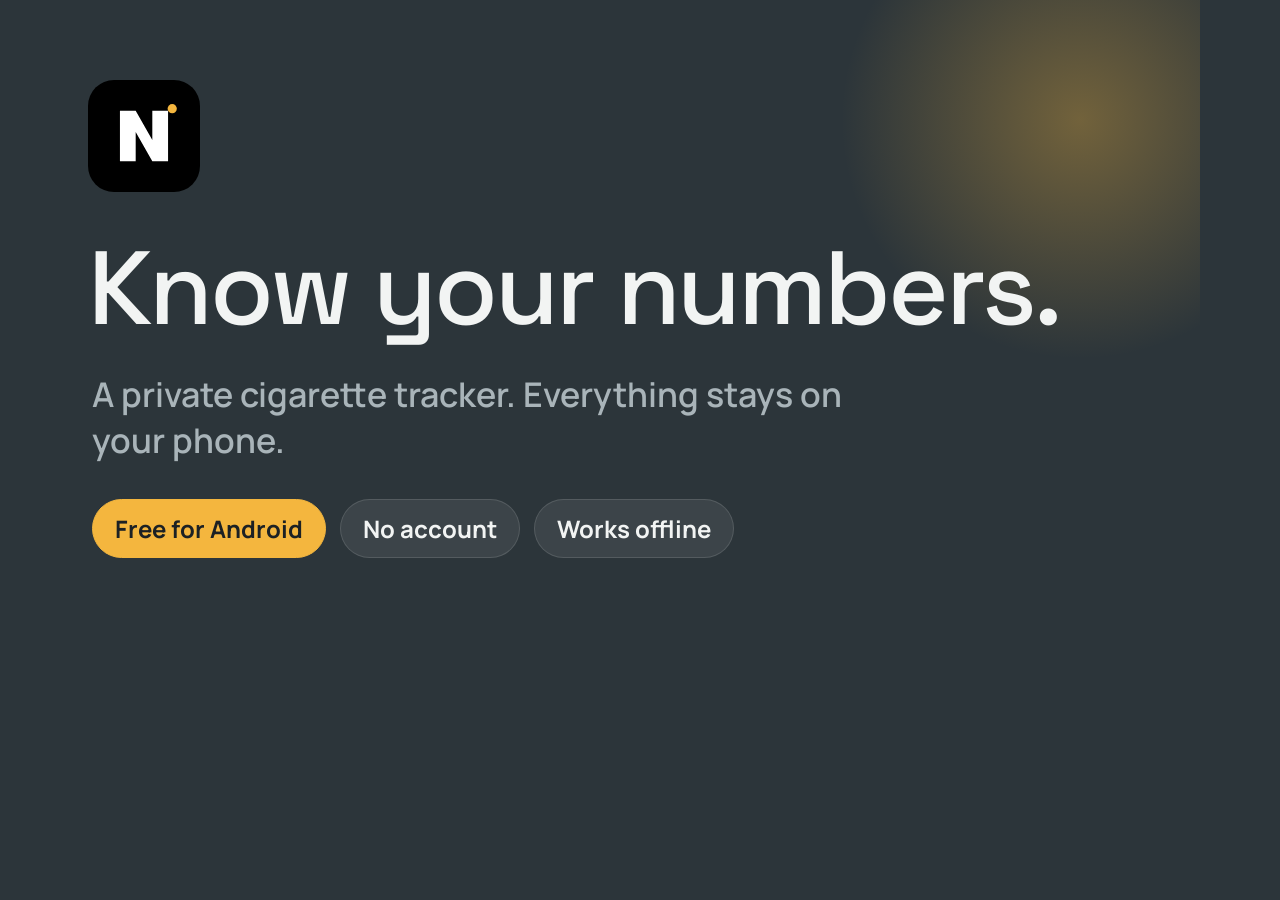
<file: tool/og.html>
<!doctype html>
<!-- Source of public/og.png (1200 × 630). Re-render: see DEPLOY.md, "Share image". -->
<html lang="en">
<head>
  <meta charset="utf-8">
  <link rel="stylesheet" href="https://fonts.googleapis.com/css2?family=Manrope:wght@600;700&family=Space+Grotesk:wght@500&display=swap">
  <style>
    html, body { margin: 0; width: 1200px; height: 630px; overflow: hidden; }
    body { background: #2C353A; color: #F2F4F3; font-family: Manrope, sans-serif; position: relative; }
    .mark { position: absolute; left: 88px; top: 80px; width: 112px; height: 112px; border-radius: 26px; overflow: hidden; }
    h1 { position: absolute; left: 88px; top: 236px; margin: 0; font: 500 104px/1 "Space Grotesk", sans-serif; letter-spacing: -3px; white-space: nowrap; }
    p { position: absolute; left: 92px; top: 372px; margin: 0; font-size: 34px; font-weight: 600; color: #A9B4B9; max-width: 760px; line-height: 1.35; }
    .tag { position: absolute; left: 92px; bottom: 72px; display: flex; gap: 14px; }
    .tag span { background: rgba(255,255,255,.08); border: 1px solid rgba(255,255,255,.12); padding: 12px 22px; border-radius: 999px; font-weight: 700; font-size: 24px; }
    .tag span.e { background: #F4B63E; color: #1C2124; border-color: #F4B63E; }
    .dot { position: absolute; right: -140px; top: -140px; width: 520px; height: 520px; border-radius: 50%; background: radial-gradient(circle, rgba(244,182,62,.35), rgba(244,182,62,0) 65%); }
  </style>
</head>
<body>
  <div class="dot"></div>
  <svg class="mark" viewBox="0 0 1024 1024"><rect width="1024" height="1024" fill="#000"/><path d="M292 742V282H436L588 548V282H732V742H588L436 476V742Z" fill="#fff"/><circle cx="770" cy="262" r="42" fill="#F4B63E"/></svg>
  <h1>Know your numbers.</h1>
  <p>A private cigarette tracker. Everything stays on your phone.</p>
  <div class="tag"><span class="e">Free for Android</span><span>No account</span><span>Works offline</span></div>
</body>
</html>
</file>
